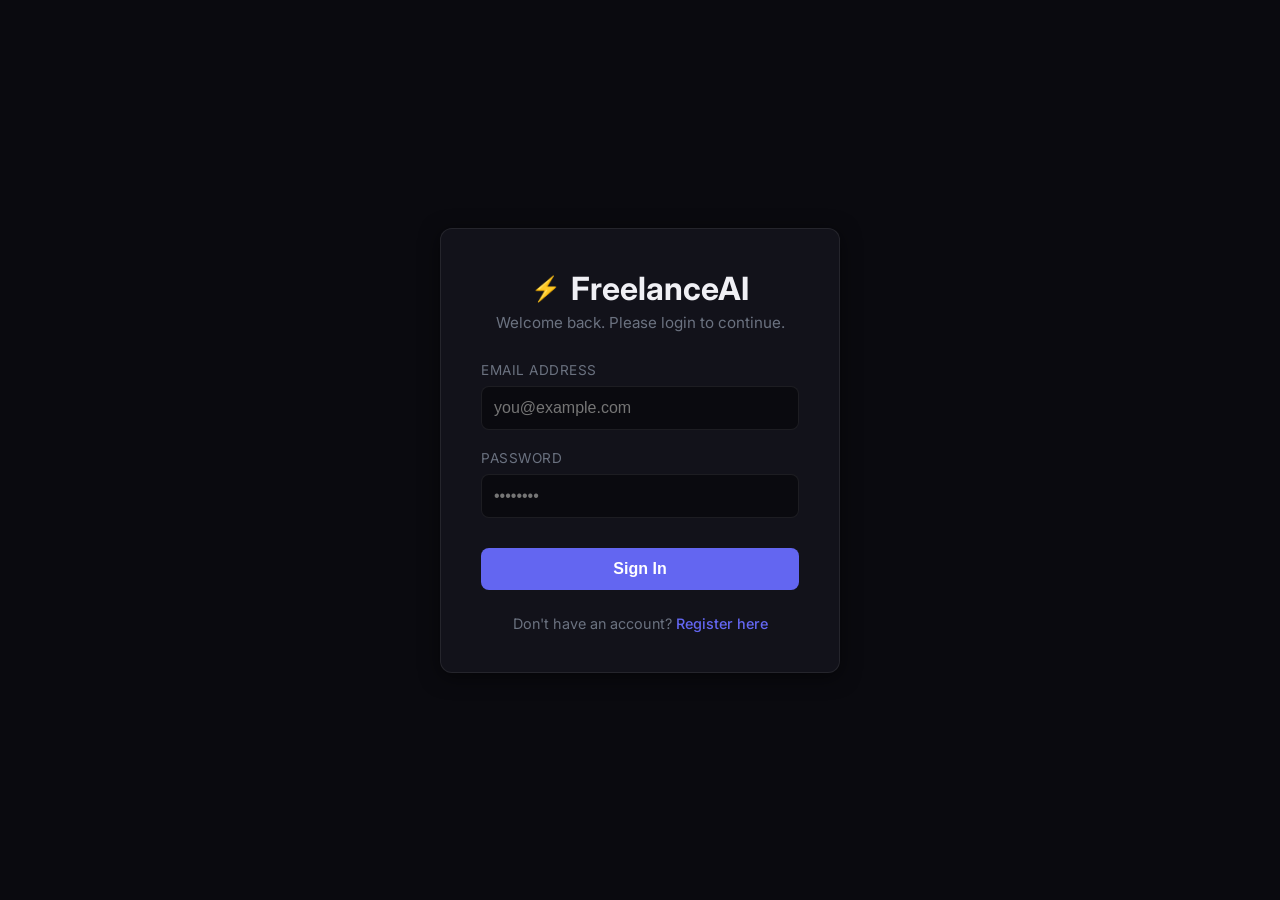
<file: static/login.html>
<!DOCTYPE html>
<html lang="en">

<head>
    <meta charset="UTF-8">
    <meta name="viewport" content="width=device-width, initial-scale=1.0">
    <title>Login &mdash; FreelanceAI</title>
    <link href="https://fonts.googleapis.com/css2?family=Inter:wght@300;400;500;600;700&display=swap" rel="stylesheet">
    <link rel="stylesheet" href="/static/style.css">
    <style>
        body {
            display: flex;
            align-items: center;
            justify-content: center;
            min-height: 100vh;
            background: var(--bg-primary);
            margin: 0;
            padding: 20px;
        }

        .auth-card {
            background: var(--bg-secondary);
            padding: 40px;
            border-radius: 12px;
            box-shadow: 0 4px 20px rgba(0, 0, 0, 0.5);
            width: 100%;
            max-width: 400px;
            text-align: center;
            border: 1px solid var(--border-glass);
        }

        .auth-logo {
            font-size: 2rem;
            font-weight: 700;
            color: var(--text-primary);
            margin-bottom: 5px;
            display: flex;
            align-items: center;
            justify-content: center;
            gap: 10px;
        }

        .auth-subtitle {
            color: var(--text-muted);
            margin-bottom: 30px;
            font-size: 0.95rem;
        }

        .form-group {
            margin-bottom: 20px;
            text-align: left;
        }

        .form-group label {
            display: block;
            margin-bottom: 8px;
            font-size: 0.85rem;
            color: var(--text-muted);
            text-transform: uppercase;
            letter-spacing: 0.5px;
        }

        .form-control {
            width: 100%;
            padding: 12px;
            background: var(--bg-primary);
            border: 1px solid var(--border-glass);
            border-radius: 8px;
            color: var(--text-primary);
            font-size: 1rem;
            transition: border-color 0.2s;
            box-sizing: border-box;
        }

        .form-control:focus {
            outline: none;
            border-color: var(--accent-primary);
        }

        .btn-auth {
            width: 100%;
            padding: 12px;
            background: var(--accent-primary);
            color: white;
            border: none;
            border-radius: 8px;
            font-size: 1rem;
            font-weight: 600;
            cursor: pointer;
            transition: background 0.2s;
            margin-top: 10px;
        }

        .btn-auth:hover {
            background: var(--accent-secondary);
        }

        .auth-links {
            margin-top: 25px;
            font-size: 0.9rem;
            color: var(--text-muted);
        }

        .auth-links a {
            color: var(--accent-primary);
            text-decoration: none;
            font-weight: 500;
        }

        .auth-links a:hover {
            text-decoration: underline;
        }

        .error-msg {
            color: var(--error);
            font-size: 0.85rem;
            margin-top: -10px;
            margin-bottom: 15px;
            display: none;
            text-align: left;
        }
    </style>
</head>

<body>

    <div class="auth-card">
        <div class="auth-logo"><span class="logo-icon">⚡</span> FreelanceAI</div>
        <div class="auth-subtitle">Welcome back. Please login to continue.</div>

        <form id="loginForm" onsubmit="handleLogin(event)">
            <div class="form-group">
                <label for="email">Email Address</label>
                <input type="email" id="email" class="form-control" required placeholder="you@example.com">
            </div>

            <div class="form-group">
                <label for="password">Password</label>
                <input type="password" id="password" class="form-control" required placeholder="••••••••">
            </div>

            <div id="error-message" class="error-msg"></div>

            <button type="submit" class="btn-auth" id="submitBtn">Sign In</button>
        </form>

        <div class="auth-links">
            Don't have an account? <a href="/register">Register here</a>
        </div>
    </div>

    <script>
        async function handleLogin(e) {
            e.preventDefault();
            const email = document.getElementById('email').value;
            const password = document.getElementById('password').value;
            const errorMsg = document.getElementById('error-message');
            const submitBtn = document.getElementById('submitBtn');

            errorMsg.style.display = 'none';
            submitBtn.textContent = 'Signing in...';
            submitBtn.disabled = true;

            try {
                const res = await fetch('/api/login', {
                    method: 'POST',
                    headers: { 'Content-Type': 'application/json' },
                    body: JSON.stringify({ email, password })
                });

                const data = await res.json();

                if (res.ok) {
                    window.location.href = '/';
                } else {
                    errorMsg.textContent = data.detail || 'Invalid email or password';
                    errorMsg.style.display = 'block';
                    submitBtn.textContent = 'Sign In';
                    submitBtn.disabled = false;
                }
            } catch (err) {
                errorMsg.textContent = 'Network error. Please try again.';
                errorMsg.style.display = 'block';
                submitBtn.textContent = 'Sign In';
                submitBtn.disabled = false;
            }
        }
    </script>
</body>

</html>
</file>
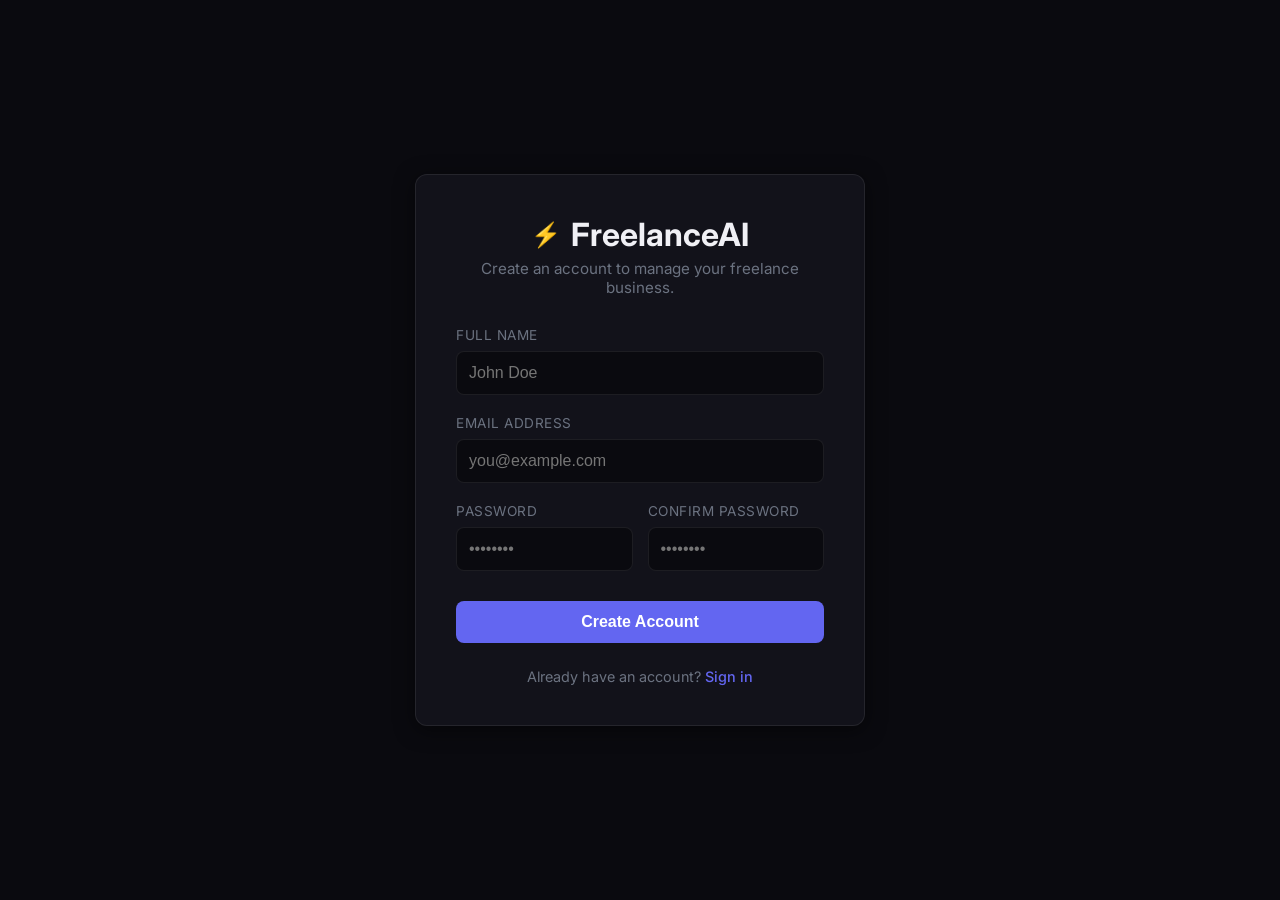
<file: static/register.html>
<!DOCTYPE html>
<html lang="en">

<head>
    <meta charset="UTF-8">
    <meta name="viewport" content="width=device-width, initial-scale=1.0">
    <title>Register &mdash; FreelanceAI</title>
    <link href="https://fonts.googleapis.com/css2?family=Inter:wght@300;400;500;600;700&display=swap" rel="stylesheet">
    <link rel="stylesheet" href="/static/style.css">
    <style>
        body {
            display: flex;
            align-items: center;
            justify-content: center;
            min-height: 100vh;
            background: var(--bg-primary);
            margin: 0;
            padding: 20px;
        }

        .auth-card {
            background: var(--bg-secondary);
            padding: 40px;
            border-radius: 12px;
            box-shadow: 0 4px 20px rgba(0, 0, 0, 0.5);
            width: 100%;
            max-width: 450px;
            text-align: center;
            border: 1px solid var(--border-glass);
        }

        .auth-logo {
            font-size: 2rem;
            font-weight: 700;
            color: var(--text-primary);
            margin-bottom: 5px;
            display: flex;
            align-items: center;
            justify-content: center;
            gap: 10px;
        }

        .auth-subtitle {
            color: var(--text-muted);
            margin-bottom: 30px;
            font-size: 0.95rem;
        }

        .form-group {
            margin-bottom: 20px;
            text-align: left;
        }

        .form-row {
            display: flex;
            gap: 15px;
        }

        .form-row .form-group {
            flex: 1;
        }

        .form-group label {
            display: block;
            margin-bottom: 8px;
            font-size: 0.85rem;
            color: var(--text-muted);
            text-transform: uppercase;
            letter-spacing: 0.5px;
        }

        .form-control {
            width: 100%;
            padding: 12px;
            background: var(--bg-primary);
            border: 1px solid var(--border-glass);
            border-radius: 8px;
            color: var(--text-primary);
            font-size: 1rem;
            transition: border-color 0.2s;
            box-sizing: border-box;
        }

        .form-control:focus {
            outline: none;
            border-color: var(--accent-primary);
        }

        .btn-auth {
            width: 100%;
            padding: 12px;
            background: var(--accent-primary);
            color: white;
            border: none;
            border-radius: 8px;
            font-size: 1rem;
            font-weight: 600;
            cursor: pointer;
            transition: background 0.2s;
            margin-top: 10px;
        }

        .btn-auth:hover {
            background: var(--accent-secondary);
        }

        .auth-links {
            margin-top: 25px;
            font-size: 0.9rem;
            color: var(--text-muted);
        }

        .auth-links a {
            color: var(--accent-primary);
            text-decoration: none;
            font-weight: 500;
        }

        .auth-links a:hover {
            text-decoration: underline;
        }

        .error-msg {
            color: var(--error);
            font-size: 0.85rem;
            margin-top: -10px;
            margin-bottom: 15px;
            display: none;
            text-align: left;
        }
    </style>
</head>

<body>

    <div class="auth-card">
        <div class="auth-logo"><span class="logo-icon">⚡</span> FreelanceAI</div>
        <div class="auth-subtitle">Create an account to manage your freelance business.</div>

        <form id="registerForm" onsubmit="handleRegister(event)">

            <div class="form-group">
                <label for="name">Full Name</label>
                <input type="text" id="name" class="form-control" required placeholder="John Doe">
            </div>

            <div class="form-group">
                <label for="email">Email Address</label>
                <input type="email" id="email" class="form-control" required placeholder="you@example.com">
            </div>

            <div class="form-row">
                <div class="form-group">
                    <label for="password">Password</label>
                    <input type="password" id="password" class="form-control" required placeholder="••••••••"
                        minlength="6">
                </div>
                <div class="form-group">
                    <label for="confirm_password">Confirm Password</label>
                    <input type="password" id="confirm_password" class="form-control" required placeholder="••••••••"
                        minlength="6">
                </div>
            </div>

            <div id="error-message" class="error-msg"></div>

            <button type="submit" class="btn-auth" id="submitBtn">Create Account</button>
        </form>

        <div class="auth-links">
            Already have an account? <a href="/login">Sign in</a>
        </div>
    </div>

    <script>
        async function handleRegister(e) {
            e.preventDefault();
            const name = document.getElementById('name').value;
            const email = document.getElementById('email').value;
            const password = document.getElementById('password').value;
            const confirmPassword = document.getElementById('confirm_password').value;
            const errorMsg = document.getElementById('error-message');
            const submitBtn = document.getElementById('submitBtn');

            errorMsg.style.display = 'none';

            if (password !== confirmPassword) {
                errorMsg.textContent = 'Passwords do not match';
                errorMsg.style.display = 'block';
                return;
            }

            submitBtn.textContent = 'Creating account...';
            submitBtn.disabled = true;

            try {
                const res = await fetch('/api/register', {
                    method: 'POST',
                    headers: { 'Content-Type': 'application/json' },
                    body: JSON.stringify({ name, email, password })
                });

                const data = await res.json();

                if (res.ok) {
                    window.location.href = '/';
                } else {
                    errorMsg.textContent = data.detail || 'Registration failed';
                    errorMsg.style.display = 'block';
                    submitBtn.textContent = 'Create Account';
                    submitBtn.disabled = false;
                }
            } catch (err) {
                errorMsg.textContent = 'Network error. Please try again.';
                errorMsg.style.display = 'block';
                submitBtn.textContent = 'Create Account';
                submitBtn.disabled = false;
            }
        }
    </script>
</body>

</html>
</file>
<file: static/style.css>
/* ===== CSS Reset & Variables ===== */
*,
*::before,
*::after {
    margin: 0;
    padding: 0;
    box-sizing: border-box;
}

:root {
    --bg-primary: #0a0a0f;
    --bg-secondary: #12121a;
    --bg-tertiary: #1a1a2e;
    --bg-glass: rgba(255, 255, 255, 0.04);
    --bg-glass-hover: rgba(255, 255, 255, 0.08);
    --border-glass: rgba(255, 255, 255, 0.08);
    --border-accent: rgba(99, 102, 241, 0.3);
    --text-primary: #f0f0f5;
    --text-secondary: #9ca3af;
    --text-muted: #6b7280;
    --accent-primary: #6366f1;
    --accent-secondary: #8b5cf6;
    --accent-gradient: linear-gradient(135deg, #6366f1 0%, #8b5cf6 50%, #a855f7 100%);
    --success: #10b981;
    --warning: #f59e0b;
    --error: #ef4444;
    --shadow-lg: 0 20px 40px rgba(0, 0, 0, 0.4);
    --shadow-glow: 0 0 30px rgba(99, 102, 241, 0.15);
    --radius-sm: 8px;
    --radius-md: 12px;
    --radius-lg: 16px;
    --radius-xl: 20px;
    --transition: all 0.3s cubic-bezier(0.4, 0, 0.2, 1);
}

body {
    font-family: 'Inter', -apple-system, BlinkMacSystemFont, sans-serif;
    background: var(--bg-primary);
    color: var(--text-primary);
    display: flex;
    height: 100vh;
    overflow: hidden;
}

/* ===== Sidebar ===== */
.sidebar {
    width: 280px;
    min-width: 280px;
    background: var(--bg-secondary);
    border-right: 1px solid var(--border-glass);
    display: flex;
    flex-direction: column;
    transition: var(--transition);
    position: relative;
    z-index: 10;
}

.sidebar.collapsed {
    margin-left: -280px;
}

.sidebar-header {
    padding: 20px 24px;
    border-bottom: 1px solid var(--border-glass);
}

.logo {
    display: flex;
    align-items: center;
    gap: 10px;
}

.logo-icon {
    font-size: 1.5rem;
    animation: pulse 2s infinite;
}

@keyframes pulse {

    0%,
    100% {
        opacity: 1;
        transform: scale(1);
    }

    50% {
        opacity: 0.8;
        transform: scale(1.1);
    }
}

.logo-text {
    font-size: 1.25rem;
    font-weight: 700;
    background: var(--accent-gradient);
    -webkit-background-clip: text;
    -webkit-text-fill-color: transparent;
    background-clip: text;
}

.sidebar-metrics {
    padding: 20px;
    flex: 1;
    overflow-y: auto;
}

.metrics-title {
    font-size: 0.75rem;
    font-weight: 600;
    text-transform: uppercase;
    letter-spacing: 1.5px;
    color: var(--text-muted);
    margin-bottom: 16px;
}

.metric-card {
    display: flex;
    align-items: center;
    gap: 12px;
    padding: 14px 16px;
    background: var(--bg-glass);
    border: 1px solid var(--border-glass);
    border-radius: var(--radius-md);
    margin-bottom: 10px;
    transition: var(--transition);
    cursor: default;
}

.metric-card:hover {
    background: var(--bg-glass-hover);
    border-color: var(--border-accent);
    box-shadow: var(--shadow-glow);
}

.metric-icon {
    font-size: 1.4rem;
    width: 40px;
    height: 40px;
    display: flex;
    align-items: center;
    justify-content: center;
    border-radius: var(--radius-sm);
    background: rgba(99, 102, 241, 0.1);
}

.metric-info {
    display: flex;
    flex-direction: column;
}

.metric-value {
    font-size: 1.15rem;
    font-weight: 700;
    color: var(--text-primary);
}

.metric-label {
    font-size: 0.7rem;
    color: var(--text-muted);
    text-transform: uppercase;
    letter-spacing: 0.5px;
}

.sidebar-footer {
    padding: 16px 20px;
    border-top: 1px solid var(--border-glass);
}

.quick-actions h4 {
    font-size: 0.7rem;
    font-weight: 600;
    text-transform: uppercase;
    letter-spacing: 1.5px;
    color: var(--text-muted);
    margin-bottom: 10px;
}

.quick-btn {
    width: 100%;
    padding: 10px 14px;
    background: var(--bg-glass);
    border: 1px solid var(--border-glass);
    border-radius: var(--radius-sm);
    color: var(--text-secondary);
    font-size: 0.82rem;
    font-family: inherit;
    cursor: pointer;
    text-align: left;
    margin-bottom: 6px;
    transition: var(--transition);
}

.quick-btn:hover {
    background: var(--bg-glass-hover);
    color: var(--text-primary);
    border-color: var(--border-accent);
}

/* ===== Main Content ===== */
.main-content {
    flex: 1;
    display: flex;
    flex-direction: column;
    min-width: 0;
}

.chat-header {
    padding: 16px 24px;
    border-bottom: 1px solid var(--border-glass);
    background: rgba(18, 18, 26, 0.8);
    backdrop-filter: blur(20px);
    display: flex;
    align-items: center;
    justify-content: space-between;
}

.header-left {
    display: flex;
    align-items: center;
    gap: 14px;
}

.menu-toggle {
    background: none;
    border: none;
    color: var(--text-secondary);
    font-size: 1.3rem;
    cursor: pointer;
    padding: 6px;
    border-radius: var(--radius-sm);
    transition: var(--transition);
}

.menu-toggle:hover {
    background: var(--bg-glass-hover);
    color: var(--text-primary);
}

.chat-header h1 {
    font-size: 1.15rem;
    font-weight: 600;
}

.status-badge {
    font-size: 0.72rem;
    color: var(--success);
    font-weight: 500;
}

/* ===== Chat Container ===== */
.chat-container {
    flex: 1;
    overflow-y: auto;
    padding: 24px;
    scroll-behavior: smooth;
}

.chat-container::-webkit-scrollbar {
    width: 6px;
}

.chat-container::-webkit-scrollbar-track {
    background: transparent;
}

.chat-container::-webkit-scrollbar-thumb {
    background: rgba(255, 255, 255, 0.1);
    border-radius: 3px;
}

/* ===== Welcome Message ===== */
.welcome-message {
    text-align: center;
    padding: 60px 20px;
    animation: fadeInUp 0.6s ease;
}

@keyframes fadeInUp {
    from {
        opacity: 0;
        transform: translateY(20px);
    }

    to {
        opacity: 1;
        transform: translateY(0);
    }
}

.welcome-icon {
    font-size: 3.5rem;
    margin-bottom: 16px;
    animation: bounce 2s infinite;
}

@keyframes bounce {

    0%,
    100% {
        transform: translateY(0);
    }

    50% {
        transform: translateY(-8px);
    }
}

.welcome-message h2 {
    font-size: 1.6rem;
    font-weight: 700;
    margin-bottom: 10px;
    background: var(--accent-gradient);
    -webkit-background-clip: text;
    -webkit-text-fill-color: transparent;
    background-clip: text;
}

.welcome-message p {
    color: var(--text-secondary);
    font-size: 0.95rem;
    max-width: 500px;
    margin: 0 auto 24px;
    line-height: 1.6;
}

.welcome-chips {
    display: flex;
    flex-wrap: wrap;
    justify-content: center;
    gap: 8px;
}

.chip {
    padding: 10px 18px;
    background: var(--bg-glass);
    border: 1px solid var(--border-glass);
    border-radius: 24px;
    color: var(--text-secondary);
    font-size: 0.82rem;
    font-family: inherit;
    cursor: pointer;
    transition: var(--transition);
}

.chip:hover {
    background: var(--bg-glass-hover);
    border-color: var(--border-accent);
    color: var(--text-primary);
    transform: translateY(-2px);
    box-shadow: var(--shadow-glow);
}

/* ===== Chat Messages ===== */
.message {
    display: flex;
    gap: 12px;
    margin-bottom: 20px;
    animation: fadeInUp 0.4s ease;
    max-width: 85%;
}

.message.user {
    margin-left: auto;
    flex-direction: row-reverse;
}

.message-avatar {
    width: 36px;
    height: 36px;
    border-radius: 50%;
    display: flex;
    align-items: center;
    justify-content: center;
    font-size: 0.9rem;
    font-weight: 600;
    flex-shrink: 0;
}

.message.bot .message-avatar {
    background: var(--accent-gradient);
    color: white;
}

.message.user .message-avatar {
    background: linear-gradient(135deg, #059669 0%, #10b981 100%);
    color: white;
}

.message-content {
    padding: 14px 18px;
    border-radius: var(--radius-lg);
    line-height: 1.65;
    font-size: 0.9rem;
}

.message.bot .message-content {
    background: var(--bg-tertiary);
    border: 1px solid var(--border-glass);
    border-bottom-left-radius: 4px;
    color: var(--text-primary);
}

.message.user .message-content {
    background: var(--accent-gradient);
    color: white;
    border-bottom-right-radius: 4px;
}

.message-content p {
    margin-bottom: 8px;
}

.message-content p:last-child {
    margin-bottom: 0;
}

.message-content strong {
    font-weight: 600;
}

.message-content code {
    background: rgba(0, 0, 0, 0.3);
    padding: 2px 6px;
    border-radius: 4px;
    font-size: 0.85em;
}

.message-content ul,
.message-content ol {
    padding-left: 20px;
    margin: 8px 0;
}

.message-content li {
    margin-bottom: 4px;
}

.message-content hr {
    border: none;
    border-top: 1px solid var(--border-glass);
    margin: 12px 0;
}

/* ===== Action Buttons ===== */
.action-buttons {
    display: flex;
    flex-wrap: wrap;
    gap: 8px;
    margin-top: 12px;
}

.action-btn {
    padding: 8px 16px;
    background: var(--accent-gradient);
    border: none;
    border-radius: var(--radius-sm);
    color: white;
    font-size: 0.82rem;
    font-weight: 500;
    font-family: inherit;
    cursor: pointer;
    transition: var(--transition);
}

.action-btn:hover {
    transform: translateY(-1px);
    box-shadow: 0 4px 12px rgba(99, 102, 241, 0.3);
}

.action-btn.download {
    background: linear-gradient(135deg, #059669, #10b981);
}

.action-btn.download:hover {
    box-shadow: 0 4px 12px rgba(16, 185, 129, 0.3);
}

/* ===== Typing Indicator ===== */
.typing-indicator {
    display: flex;
    gap: 12px;
    margin-bottom: 20px;
    animation: fadeInUp 0.3s ease;
}

.typing-dots {
    display: flex;
    gap: 4px;
    padding: 16px 20px;
    background: var(--bg-tertiary);
    border: 1px solid var(--border-glass);
    border-radius: var(--radius-lg);
    border-bottom-left-radius: 4px;
}

.typing-dots span {
    width: 8px;
    height: 8px;
    border-radius: 50%;
    background: var(--text-muted);
    animation: typingPulse 1.4s infinite;
}

.typing-dots span:nth-child(2) {
    animation-delay: 0.2s;
}

.typing-dots span:nth-child(3) {
    animation-delay: 0.4s;
}

@keyframes typingPulse {

    0%,
    60%,
    100% {
        transform: translateY(0);
        opacity: 0.4;
    }

    30% {
        transform: translateY(-6px);
        opacity: 1;
    }
}

/* ===== Input Area ===== */
.input-area {
    padding: 16px 24px 20px;
    border-top: 1px solid var(--border-glass);
    background: rgba(18, 18, 26, 0.6);
    backdrop-filter: blur(20px);
}

.input-wrapper {
    display: flex;
    align-items: flex-end;
    gap: 10px;
    background: var(--bg-tertiary);
    border: 1px solid var(--border-glass);
    border-radius: var(--radius-lg);
    padding: 8px 8px 8px 18px;
    transition: var(--transition);
}

.input-wrapper:focus-within {
    border-color: var(--accent-primary);
    box-shadow: 0 0 0 3px rgba(99, 102, 241, 0.1);
}

#user-input {
    flex: 1;
    background: none;
    border: none;
    outline: none;
    color: var(--text-primary);
    font-family: inherit;
    font-size: 0.9rem;
    resize: none;
    max-height: 120px;
    line-height: 1.5;
    padding: 6px 0;
}

#user-input::placeholder {
    color: var(--text-muted);
}

.voice-btn {
    width: 40px;
    height: 40px;
    border-radius: 50%;
    background: var(--bg-glass);
    border: 1px solid var(--border-glass);
    color: var(--text-secondary);
    cursor: pointer;
    display: flex;
    align-items: center;
    justify-content: center;
    flex-shrink: 0;
    transition: var(--transition);
}

.voice-btn:hover {
    background: var(--bg-glass-hover);
    color: var(--text-primary);
    border-color: var(--border-accent);
}

.voice-btn.listening {
    background: rgba(239, 68, 68, 0.1);
    color: var(--error);
    border-color: rgba(239, 68, 68, 0.5);
    animation: pulseMic 1.5s infinite;
}

@keyframes pulseMic {
    0% {
        box-shadow: 0 0 0 0 rgba(239, 68, 68, 0.4);
    }

    70% {
        box-shadow: 0 0 0 10px rgba(239, 68, 68, 0);
    }

    100% {
        box-shadow: 0 0 0 0 rgba(239, 68, 68, 0);
    }
}

#send-btn {
    width: 40px;
    height: 40px;
    border-radius: 50%;
    background: var(--accent-gradient);
    border: none;
    color: white;
    cursor: pointer;
    display: flex;
    align-items: center;
    justify-content: center;
    flex-shrink: 0;
    transition: var(--transition);
}

#send-btn:hover {
    transform: scale(1.05);
    box-shadow: 0 4px 12px rgba(99, 102, 241, 0.4);
}

#send-btn:active {
    transform: scale(0.95);
}

/* ===== Responsive ===== */
@media (max-width: 768px) {
    .sidebar {
        position: fixed;
        left: 0;
        top: 0;
        bottom: 0;
        z-index: 100;
        margin-left: -280px;
    }

    .sidebar.open {
        margin-left: 0;
    }

    .message {
        max-width: 95%;
    }
}
</file>
